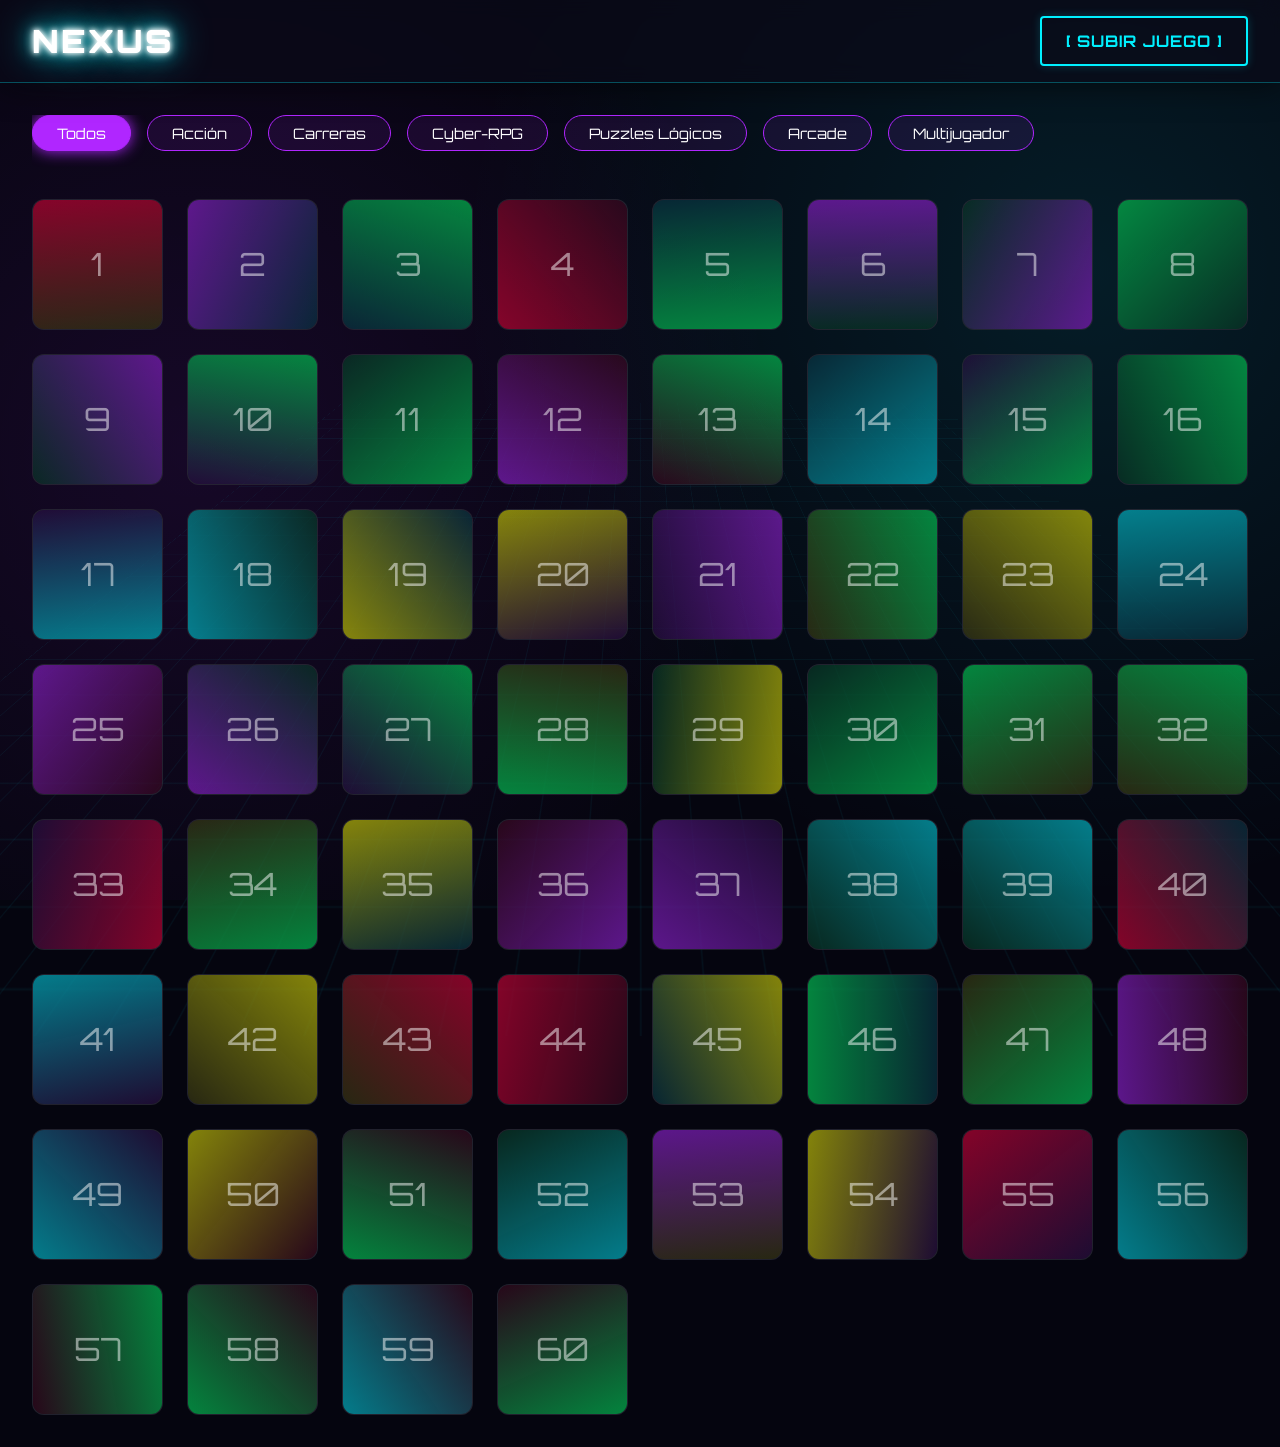
<file: index.html>
<!DOCTYPE html>
<html lang="es">
<head>
    <meta charset="UTF-8">
    <meta name="viewport" content="width=device-width, initial-scale=1.0">
    <title>Nexus Games - Portal Futurista</title>
    <link href="https://fonts.googleapis.com/css2?family=Orbitron:wght@400;700;900&family=Rajdhani:wght@500;700&display=swap" rel="stylesheet">
    <style>
        :root {
            --bg-color: #05050f;
            --primary-neon: #00f0ff;
            --secondary-neon: #ff003c;
            --accent-purple: #b026ff;
            --glass-bg: rgba(10, 10, 25, 0.7);
            --glass-border: rgba(0, 240, 255, 0.3);
            --text-main: #e0e0ff;
        }

        * {
            margin: 0;
            padding: 0;
            box-sizing: border-box;
        }

        body {
            background-color: var(--bg-color);
            background-image: 
                radial-gradient(circle at 15% 50%, rgba(176, 38, 255, 0.1) 0%, transparent 50%),
                radial-gradient(circle at 85% 30%, rgba(0, 240, 255, 0.1) 0%, transparent 50%);
            background-attachment: fixed;
            color: var(--text-main);
            font-family: 'Rajdhani', sans-serif;
            min-height: 100vh;
            overflow-x: hidden;
        }

        /* Cybernetic Grid Background */
        .grid-bg {
            position: fixed;
            top: 0;
            left: 0;
            width: 100vw;
            height: 100vh;
            background-image: 
                linear-gradient(rgba(0, 240, 255, 0.05) 1px, transparent 1px),
                linear-gradient(90deg, rgba(0, 240, 255, 0.05) 1px, transparent 1px);
            background-size: 40px 40px;
            z-index: -1;
            transform: perspective(500px) rotateX(60deg) translateY(-100px) translateZ(-200px);
            animation: gridMove 20s linear infinite;
        }

        @keyframes gridMove {
            0% { background-position: 0 0; }
            100% { background-position: 0 40px; }
        }

        header {
            background: var(--glass-bg);
            backdrop-filter: blur(10px);
            border-bottom: 1px solid var(--glass-border);
            padding: 1rem 2rem;
            display: flex;
            justify-content: space-between;
            align-items: center;
            position: sticky;
            top: 0;
            z-index: 100;
            box-shadow: 0 4px 30px rgba(0, 0, 0, 0.5);
        }

        .logo {
            font-family: 'Orbitron', sans-serif;
            font-size: 2rem;
            font-weight: 900;
            color: #fff;
            text-shadow: 
                0 0 5px #fff,
                0 0 10px #fff,
                0 0 20px var(--primary-neon),
                0 0 40px var(--primary-neon);
            letter-spacing: 2px;
            text-transform: uppercase;
        }

        .upload-btn {
            background: transparent;
            color: var(--primary-neon);
            font-family: 'Orbitron', sans-serif;
            font-size: 1rem;
            font-weight: 700;
            padding: 0.8rem 1.5rem;
            border: 2px solid var(--primary-neon);
            border-radius: 4px;
            cursor: pointer;
            position: relative;
            overflow: hidden;
            transition: all 0.3s ease;
            text-transform: uppercase;
            letter-spacing: 1px;
            box-shadow: 0 0 10px rgba(0, 240, 255, 0.2);
        }

        .upload-btn::before {
            content: '';
            position: absolute;
            top: 0;
            left: -100%;
            width: 100%;
            height: 100%;
            background: linear-gradient(90deg, transparent, rgba(0, 240, 255, 0.4), transparent);
            transition: all 0.4s ease;
        }

        .upload-btn:hover {
            background: var(--primary-neon);
            color: var(--bg-color);
            box-shadow: 0 0 20px var(--primary-neon);
        }

        .upload-btn:hover::before {
            left: 100%;
        }

        main {
            padding: 2rem;
            max-width: 1600px;
            margin: 0 auto;
        }

        .categories {
            display: flex;
            gap: 1rem;
            margin-bottom: 2rem;
            overflow-x: auto;
            padding-bottom: 1rem;
        }

        .category-tag {
            background: rgba(176, 38, 255, 0.1);
            border: 1px solid var(--accent-purple);
            color: #fff;
            padding: 0.5rem 1.5rem;
            border-radius: 20px;
            font-family: 'Orbitron', sans-serif;
            font-size: 0.9rem;
            cursor: pointer;
            transition: all 0.3s ease;
            white-space: nowrap;
        }

        .category-tag:hover, .category-tag.active {
            background: var(--accent-purple);
            box-shadow: 0 0 15px var(--accent-purple);
        }

        /* Friv-like Grid but Futuristic */
        .games-grid {
            display: grid;
            grid-template-columns: repeat(auto-fill, minmax(120px, 1fr));
            gap: 1.5rem;
            justify-content: center;
        }

        .game-card {
            aspect-ratio: 1;
            background: var(--glass-bg);
            border: 1px solid rgba(255, 255, 255, 0.1);
            border-radius: 12px;
            position: relative;
            overflow: hidden;
            cursor: pointer;
            transition: all 0.4s cubic-bezier(0.175, 0.885, 0.32, 1.275);
            display: flex;
            align-items: center;
            justify-content: center;
        }

        .game-card::before {
            content: '';
            position: absolute;
            inset: 0;
            border: 2px solid transparent;
            border-radius: 12px;
            background: linear-gradient(45deg, var(--primary-neon), var(--secondary-neon), var(--accent-purple)) border-box;
            -webkit-mask: linear-gradient(#fff 0 0) padding-box, linear-gradient(#fff 0 0);
            mask: linear-gradient(#fff 0 0) padding-box, linear-gradient(#fff 0 0);
            -webkit-mask-composite: xor;
            mask-composite: exclude;
            opacity: 0;
            transition: opacity 0.3s ease;
        }

        .game-card:hover {
            transform: scale(1.15) translateY(-10px);
            z-index: 10;
            box-shadow: 
                0 15px 30px rgba(0, 0, 0, 0.8),
                0 0 20px rgba(0, 240, 255, 0.4);
        }

        .game-card:hover::before {
            opacity: 1;
        }

        .game-image {
            width: 100%;
            height: 100%;
            object-fit: cover;
            filter: grayscale(30%) contrast(120%);
            transition: all 0.3s ease;
        }

        .game-card:hover .game-image {
            filter: grayscale(0%) contrast(100%);
        }

        .game-info {
            position: absolute;
            bottom: -100%;
            left: 0;
            width: 100%;
            padding: 0.5rem;
            background: rgba(0, 0, 0, 0.8);
            backdrop-filter: blur(5px);
            text-align: center;
            transition: all 0.3s ease;
            border-top: 1px solid var(--primary-neon);
        }

        .game-card:hover .game-info {
            bottom: 0;
        }

        .game-title {
            font-family: 'Orbitron', sans-serif;
            font-size: 0.8rem;
            color: #fff;
            font-weight: 700;
        }

        /* Upload Modal */
        .modal-overlay {
            position: fixed;
            top: 0;
            left: 0;
            width: 100vw;
            height: 100vh;
            background: rgba(0, 0, 0, 0.8);
            backdrop-filter: blur(8px);
            display: flex;
            align-items: center;
            justify-content: center;
            z-index: 1000;
            opacity: 0;
            pointer-events: none;
            transition: opacity 0.3s ease;
        }

        .modal-overlay.active {
            opacity: 1;
            pointer-events: all;
        }

        .modal-content {
            background: rgba(10, 10, 20, 0.95);
            border: 2px solid var(--primary-neon);
            border-radius: 15px;
            padding: 3rem;
            width: 90%;
            max-width: 600px;
            box-shadow: 0 0 50px rgba(0, 240, 255, 0.2);
            position: relative;
            transform: translateY(50px);
            transition: transform 0.4s cubic-bezier(0.175, 0.885, 0.32, 1.275);
        }

        .modal-overlay.active .modal-content {
            transform: translateY(0);
        }

        .close-btn {
            position: absolute;
            top: 15px;
            right: 20px;
            color: var(--secondary-neon);
            font-size: 2rem;
            cursor: pointer;
            transition: text-shadow 0.3s ease;
        }

        .close-btn:hover {
            text-shadow: 0 0 10px var(--secondary-neon);
        }

        .modal-title {
            font-family: 'Orbitron', sans-serif;
            font-size: 2rem;
            color: var(--primary-neon);
            margin-bottom: 2rem;
            text-align: center;
            text-transform: uppercase;
        }

        .form-group {
            margin-bottom: 1.5rem;
        }

        .form-group label {
            display: block;
            margin-bottom: 0.5rem;
            font-size: 1.1rem;
            color: #aaa;
        }

        .form-control {
            width: 100%;
            background: rgba(255, 255, 255, 0.05);
            border: 1px solid rgba(255, 255, 255, 0.2);
            padding: 1rem;
            color: #fff;
            border-radius: 5px;
            font-family: 'Rajdhani', sans-serif;
            font-size: 1.1rem;
            transition: all 0.3s ease;
        }

        .form-control:focus {
            outline: none;
            border-color: var(--accent-purple);
            box-shadow: 0 0 15px rgba(176, 38, 255, 0.3);
            background: rgba(255, 255, 255, 0.1);
        }

        .upload-area {
            border: 2px dashed rgba(255, 255, 255, 0.2);
            padding: 3rem 2rem;
            text-align: center;
            border-radius: 10px;
            cursor: pointer;
            transition: all 0.3s ease;
            margin-bottom: 2rem;
        }

        .upload-area:hover {
            border-color: var(--primary-neon);
            background: rgba(0, 240, 255, 0.05);
        }

        .upload-icon {
            font-size: 3rem;
            color: var(--primary-neon);
            margin-bottom: 1rem;
        }

        .submit-btn {
            width: 100%;
            padding: 1rem;
            background: linear-gradient(90deg, var(--accent-purple), var(--primary-neon));
            border: none;
            color: #fff;
            font-family: 'Orbitron', sans-serif;
            font-size: 1.2rem;
            font-weight: bold;
            border-radius: 5px;
            cursor: pointer;
            text-transform: uppercase;
            letter-spacing: 2px;
            transition: all 0.3s ease;
        }

        .submit-btn:hover {
            box-shadow: 0 0 25px rgba(0, 240, 255, 0.5);
            filter: brightness(1.2);
        }

        /* Glitch Effect for Title */
        .glitch {
            position: relative;
        }
        
        .glitch::before, .glitch::after {
            content: attr(data-text);
            position: absolute;
            top: 0;
            left: 0;
            width: 100%;
            height: 100%;
            background: var(--glass-bg);
        }
        
        .glitch::before {
            left: 2px;
            text-shadow: -2px 0 var(--secondary-neon);
            clip: rect(44px, 450px, 56px, 0);
            animation: glitch-anim 5s infinite linear alternate-reverse;
        }
        
        .glitch::after {
            left: -2px;
            text-shadow: -2px 0 var(--primary-neon);
            clip: rect(44px, 450px, 56px, 0);
            animation: glitch-anim2 5s infinite linear alternate-reverse;
        }

        @media (max-width: 768px) {
            .games-grid {
                grid-template-columns: repeat(auto-fill, minmax(90px, 1fr));
                gap: 1rem;
            }
            .logo { font-size: 1.5rem; }
            .upload-btn { padding: 0.6rem 1rem; font-size: 0.8rem; }
        }
    </style>
</head>
<body>
    <div class="grid-bg"></div>

    <header>
        <div class="logo glitch" data-text="NEXUS">NEXUS</div>
        <button class="upload-btn" id="openUploadModal">
            [ Subir Juego ]
        </button>
    </header>

    <main>
        <div class="categories">
            <button class="category-tag active">Todos</button>
            <button class="category-tag">Acción</button>
            <button class="category-tag">Carreras</button>
            <button class="category-tag">Cyber-RPG</button>
            <button class="category-tag">Puzzles Lógicos</button>
            <button class="category-tag">Arcade</button>
            <button class="category-tag">Multijugador</button>
        </div>

        <div class="games-grid" id="gamesContainer">
            <!-- Los juegos se generarán con JavaScript para la demostración -->
        </div>
    </main>

    <!-- Modal para subir juego -->
    <div class="modal-overlay" id="uploadModal">
        <div class="modal-content">
            <div class="close-btn" id="closeModal">&times;</div>
            <h2 class="modal-title">Inicializar Carga</h2>
            
            <form id="uploadForm">
                <div class="form-group">
                    <label>Nombre del Enlace / Título</label>
                    <input type="text" class="form-control" placeholder="Ej: CyberDrift 2077" required>
                </div>
                
                <div class="form-group">
                    <label>Categoría Principal</label>
                    <select class="form-control">
                        <option>Acción</option>
                        <option>Carreras</option>
                        <option>Arcade</option>
                        <option>RPG</option>
                    </select>
                </div>

                <div class="upload-area">
                    <div class="upload-icon">📁</div>
                    <h3>Arrastra los archivos del juego aquí</h3>
                    <p style="color: #666; margin-top: 10px;">o haz clic para explorar (.zip, .rar, .html)</p>
                </div>

                <button type="button" class="submit-btn" onclick="alert('Iniciando secuencia de subida... Simulada con éxito.')">Transmitir al Servidor</button>
            </form>
        </div>
    </div>

    <script>
        // Generar juegos de demostración
        const gamesContainer = document.getElementById('gamesContainer');
        const colors = ['#00f0ff', '#ff003c', '#b026ff', '#00ff66', '#ffff00'];
        
        for (let i = 1; i <= 60; i++) {
            const card = document.createElement('div');
            card.className = 'game-card';
            
            // Generar colores y patrones aleatorios para simular carátulas de juegos
            const color1 = colors[Math.floor(Math.random() * colors.length)];
            const color2 = colors[Math.floor(Math.random() * colors.length)];
            const degrees = Math.floor(Math.random() * 360);
            
            card.innerHTML = `
                <div style="width: 100%; height: 100%; background: linear-gradient(${degrees}deg, ${color1}20, ${color2}80); display: flex; align-items: center; justify-content: center;">
                    <span style="font-family: 'Orbitron'; font-size: 2rem; color: rgba(255,255,255,0.5);">${i}</span>
                </div>
                <div class="game-info">
                    <div class="game-title">Protocolo ${i}</div>
                </div>
            `;
            
            // Añadir efecto de sonido al pasar el ratón (simulado)
            card.addEventListener('mouseenter', () => {
                // En un caso real aquí se reproduciría un sonido corto estilo "bloop" o electrónico
                card.style.boxShadow = `0 15px 30px rgba(0, 0, 0, 0.8), 0 0 20px ${color1}aa`;
            });
            
            gamesContainer.appendChild(card);
        }

        // Lógica del Modal
        const modal = document.getElementById('uploadModal');
        const openBtn = document.getElementById('openUploadModal');
        const closeBtn = document.getElementById('closeModal');

        openBtn.addEventListener('click', () => {
            modal.classList.add('active');
        });

        closeBtn.addEventListener('click', () => {
            modal.classList.remove('active');
        });

        modal.addEventListener('click', (e) => {
            if (e.target === modal) {
                modal.classList.remove('active');
            }
        });
    </script>
</body>
</html>
</file>
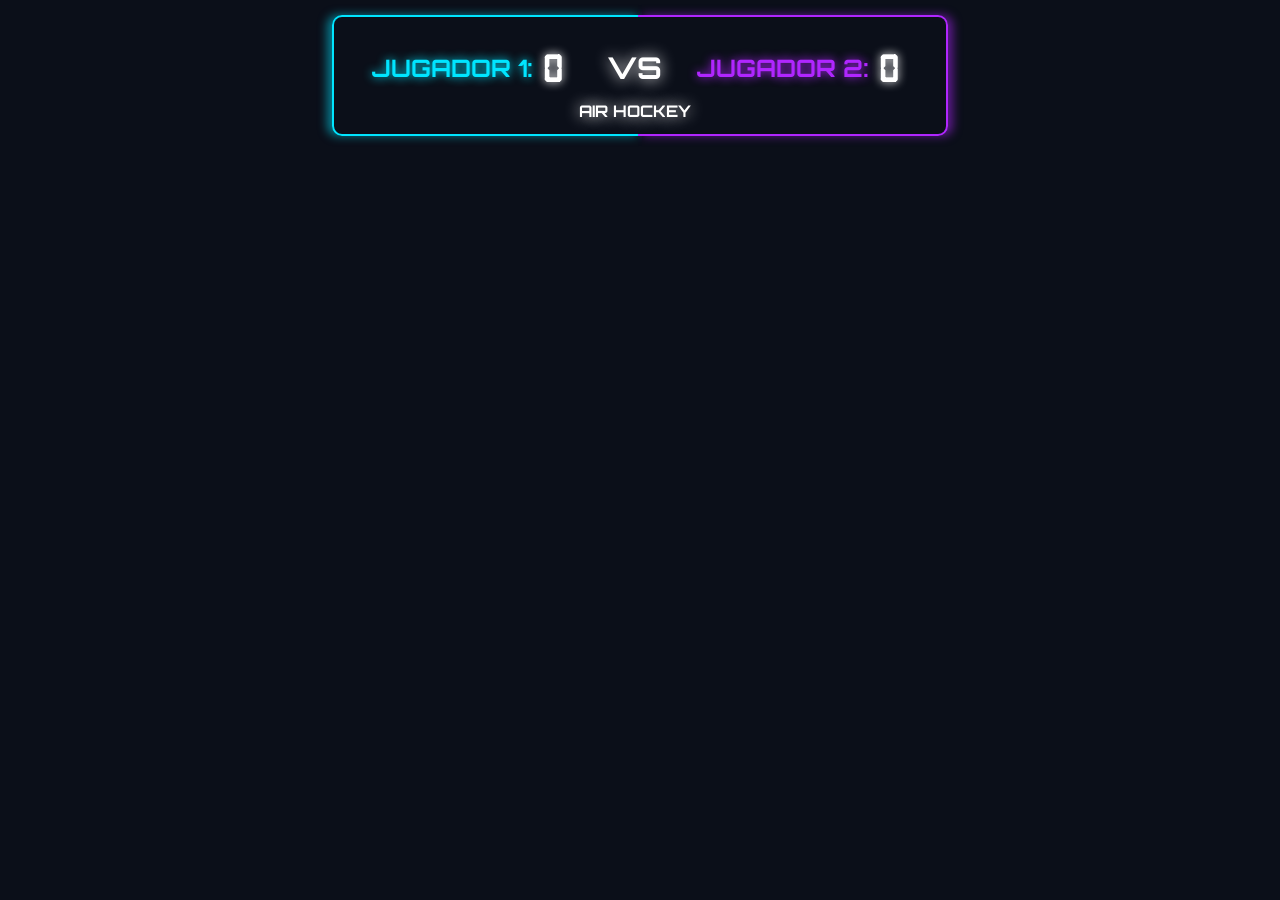
<file: juegos/game A/index.html>
<!DOCTYPE html>
<html lang="en">
<head>
    <meta charset="UTF-8">
    <meta name="viewport" content="width=device-width, initial-scale=1.0">
    
    <link rel="preconnect" href="https://fonts.googleapis.com">
    <link rel="preconnect" href="https://fonts.gstatic.com" crossorigin>
    <link href="https://fonts.googleapis.com/css2?family=Orbitron:wght@400;700&display=swap" rel="stylesheet">
    
    <link rel="stylesheet" href="css/normalize.css">
    <link rel="stylesheet" href="css/styles.css">
    <title>Air Hockey</title>
</head>
<body>
    <header class="contenedor">

        <section class="contenedor-marcador">
            
            <div class ="marcador-jugador1 ">
            <h2>Jugador 1:</h2>
            <span id="marcador-jugador1" class="numero-score">0</span>
            </div>

            <div class="texto-vs">VS</div>

            <div class="marcador-jugador2">
            <h2>Jugador 2:</h2>
            <span id="marcador-jugador2" class="numero-score">0</span>
            </div>

        </section>

        <div class="titulo-marcador">
            <span>Air Hockey</span>
        </div>

    </header>

    

    <main class="contenedor-mesa">
        <div class="linea-central"></div>
        <div id="paleta-izquierda" class="paleta"></div>
        <div id="disco" class = "disco"></div>
        <div id="paleta-derecha" class="paleta"></div>
    </main>

</body>
</html>
</file>
<file: juegos/game A/css/styles.css>
:root {
  /* Fondos */
  --bg-dark: #0B0F19;
  --bg-panel: #161D2B;

  /* Colores Neón */
  --neon-cyan: #00E5FF;
  --neon-purple: #B026FF;
  --neon-red: #FF0044;
  --neon-green: #00FA65;
}

/* ------------------------------------------------- */
/* FUENTES PERSONALIZADAS                            */
/* ------------------------------------------------- */
@font-face {
  font-family: 'RelojDigital';
  src: url('../fonts/digital-7.ttf') format('truetype'); 
}

/* ------------------------------------------------- */
/* ------------------------------------------------- */

html {
  font-size: 62.5%;
}

body {
  background-color: var(--bg-dark);
  color: #ffffff;
  font-family: 'Segoe UI', Tahoma, Geneva, Verdana, sans-serif;
  margin: 0;
  padding: 0;
  font-size: 1.6rem;
}

/* Ejemplo de clase reutilizable para botones o elementos del juego */
.elemento-neon-cian {
  background-color: transparent;
  color: var(--neon-cyan);
  border: 0.2rem solid var(--neon-cyan);
  padding: 1rem 2rem;
  border-radius: 0.5rem;
  
  /* Aquí ocurre la magia del resplandor */
  box-shadow: 0 0 1rem var(--neon-cyan), inset 0 0 0.5rem var(--neon-cyan);
  text-shadow: 0 0 0.8rem var(--neon-cyan);
  transition: all 0.3s ease;
}

.elemento-neon-cian:hover {
  background-color: var(--neon-cyan);
  color: var(--bg-dark);
  box-shadow: 0 0 2rem var(--neon-cyan), inset 0 0 1rem var(--neon-cyan);
}

/* ------------------------------------------------- */
/* HEAD                        */
/* ------------------------------------------------- */

.contenedor{
  display: flex;
  flex-direction: column;
  justify-content: center;
  align-items: center;
  position: relative;
  padding: 1.5rem 4rem; /* Da espacio interno para que las letras no toquen el borde */
  z-index: 1; /* Asegura que el texto quede por encima del borde */
  width: fit-content; /* Ajusta el ancho al contenido */
  margin: 1.5rem auto 3rem auto;

}

/* La mitad Izquierda (Cian) */
.contenedor::before {
  content: '';
  position: absolute;
  top: 0; left: 0; bottom: 0;
  width: 50%; /* Ocupa exactamente la mitad */
  border-left: 0.2rem solid var(--neon-cyan);
  border-top: 0.2rem solid var(--neon-cyan);
  border-bottom: 0.2rem solid var(--neon-cyan);
  border-right: none; /* Quitamos la pared derecha para que se una con la otra mitad */
  border-radius: 1rem 0 0 1rem; /* Redondea solo las esquinas izquierdas */
  /* Ajuste crucial: quitamos el inset shadow en el borde derecho (horizontalmente) */
  box-shadow: -0.5rem 0 1rem 0rem rgba(0, 229, 255, 0.5), inset 0 0 0rem rgba(0, 229, 255, 0.5); 
  /* Clip-path para asegurar que nada cruce el centro */
  clip-path: inset(-2rem 0 -2rem -2rem); 
  z-index: -1; /* Lo manda al fondo */
}

/* La mitad Derecha (Morado) */
.contenedor::after {
  content: '';
  position: absolute;
  top: 0; right: 0; bottom: 0;
  width: 50%; /* Ocupa la otra mitad */
  border-right: 0.2rem solid var(--neon-purple);
  border-top: 0.2rem solid var(--neon-purple);
  border-bottom: 0.2rem solid var(--neon-purple);
  border-left: none; /* Quitamos la pared izquierda */
  border-radius: 0 1rem 1rem 0; /* Redondea solo las esquinas derechas */
  /* Ajuste crucial: quitamos el inset shadow en el borde izquierdo (horizontalmente) */
  box-shadow: 0.5rem 0 1rem 0rem rgba(176, 38, 255, 0.5), inset 0 0 0rem rgba(176, 38, 255, 0.5);
  /* Clip-path para asegurar que nada cruce el centro */
  clip-path: inset(-2rem -2rem -2rem 0);
  z-index: -1; /* Lo manda al fondo */

}

.contenedor-marcador {

  display: flex;
  justify-content: center;
  align-items: center;
  gap: 3rem;
  margin-top: 0.5rem;
  text-align: center;
}

.marcador-jugador1, .marcador-jugador2 {
  display: flex;
  justify-content: center;
  align-items: center;
  padding: -0.5rem -1rem;
}

.marcador-jugador1 h2{

  color: var(--neon-cyan);
  text-shadow: 0 0 1rem var(--neon-cyan);
  text-transform: uppercase;
  font-family: 'Orbitron', sans-serif;
}

.marcador-jugador2 h2{

  color: var(--neon-purple);
  text-shadow: 0 0 1rem var(--neon-purple);
  text-transform: uppercase;
  font-family: 'Orbitron', sans-serif;
}

.numero-score {
  font-size: 4rem;
  font-family: 'RelojDigital', sans-serif; /* Llama a tu fuente personalizada */
  color: #ffffff;
  text-shadow: 0 0 1rem #ffffff; /* Un pequeño resplandor blanco para que parezca luz LED */
  font-weight: bold;
  margin-right: 1rem;
  margin-left: 1rem;
}

.texto-vs{
  font-size: 3rem;
  font-weight: bold;
  text-align: center;
  justify-content: center;
  margin-top: -0.1rem;
  margin-right: 0.5rem;
  margin-left: 0.5rem;
  color: white;
  text-shadow: 0 0 1.5rem white;
  text-transform: uppercase;
  font-family: 'Orbitron', sans-serif;
}

.titulo-marcador{

  font-weight: bold;
  color: white;
  text-shadow: 0 0 1.5rem white;
  text-transform: uppercase;
  font-family: 'Orbitron', sans-serif;
  margin-left: -1rem;

}

/* ------------------------------------------------- */
/* MAIN: LA CANCHA O MESA DE JUEGO                   */
/* ------------------------------------------------- */
</file>
